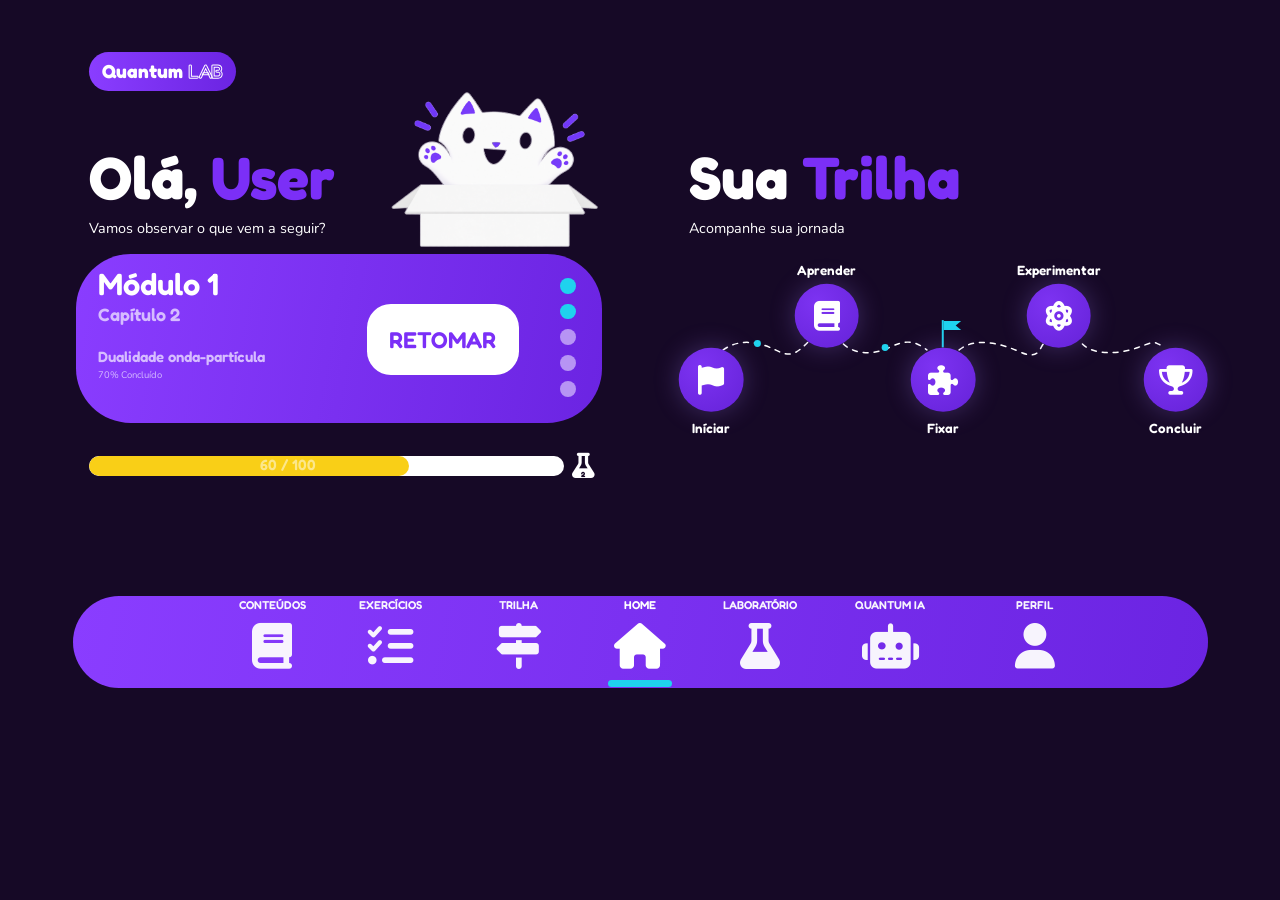
<file: index.html>
<!DOCTYPE html>
<html lang="pt-BR">
<head>
  <meta charset="UTF-8">
  <meta name="viewport" content="width=device-width, initial-scale=1">
  <title>Quantum LAB — Home</title>

  <!-- Fontes -->
  <link rel="preconnect" href="https://fonts.googleapis.com">
  <link rel="preconnect" href="https://fonts.gstatic.com" crossorigin>
  <link href="https://fonts.googleapis.com/css2?family=Fredoka:wght@400;500;600;700&family=Nunito:wght@400;600;700&display=swap" rel="stylesheet">

  <!-- Font Awesome -->
  <link rel="stylesheet" href="https://cdnjs.cloudflare.com/ajax/libs/font-awesome/6.5.1/css/all.min.css">

  <link rel="stylesheet" href="index.css">
</head>
<body>

  <main class="stage">

    <!-- Logo -->
    <a href="#" class="logo" aria-label="Quantum LAB">
      Quantum <span class="logo-lab">LAB</span>
    </a>

    <!-- Saudação -->
    <section class="saudacao">
      <h1>Olá, <span class="destaque">User</span></h1>
      <p>Vamos observar o que vem a seguir?</p>
    </section>

    <!-- Mascote -->
    <img class="mascote" src="./img/quark-homepage.png" alt="Mascote Quantum LAB: gato saindo de uma caixa">

    <!-- Card do módulo -->
    <section class="card-modulo">
      <h2 class="modulo-titulo">Módulo 1</h2>
      <p class="modulo-capitulo">Capítulo 2</p>
      <p class="modulo-assunto">Dualidade onda-partícula</p>
      <p class="modulo-progresso">70% Concluído</p>

      <a href="#" class="btn-retomar">RETOMAR</a>

      <ul class="pontos" aria-hidden="true">
        <li class="ativo"></li>
        <li class="ativo"></li>
        <li></li>
        <li></li>
        <li></li>
      </ul>
    </section>

    <!-- Barra de progresso -->
    <div class="barra-xp">
      <div class="barra-xp-fill"><span>60 / 100</span></div>
    </div>
    <div class="nivel" aria-label="Nível 2">
      <i class="fa-solid fa-flask"></i>
      <span>2</span>
    </div>

    <!-- Trilha -->
    <section class="trilha-cabecalho">
      <h1>Sua <span class="destaque">Trilha</span></h1>
      <p>Acompanhe sua jornada</p>
    </section>

    <div class="trilha">
      <svg class="trilha-caminho" viewBox="1340 520 1100 380" xmlns="http://www.w3.org/2000/svg" aria-hidden="true">
        <g fill="none" stroke="#fff" stroke-width="3" stroke-dasharray="10 12" stroke-linecap="round">
          <path d="M1455 705 C1490 680 1530 690 1560 705 S1600 715 1625 690"/>
          <path d="M1697 693 C1720 715 1760 715 1790 700 S1840 685 1865 705"/>
          <path d="M1930 705 C1960 680 2010 690 2050 708 S2090 705 2100 692"/>
          <path d="M2178 693 C2200 715 2250 715 2290 700 S2320 690 2335 695"/>
        </g>
        <circle cx="1524" cy="692" r="7" fill="#1fd3ee"/>
        <circle cx="1781" cy="700" r="7" fill="#1fd3ee"/>
        <!-- bandeira acima de "Fixar" -->
        <line x1="1897" y1="645" x2="1897" y2="700" stroke="#1fd3ee" stroke-width="4"/>
        <path d="M1899 647 L1934 647 L1923 656 L1934 665 L1899 665Z" fill="#1fd3ee"/>
      </svg>

      <a href="#" class="etapa" style="--x: 71.55rem; --y: 38.2rem;">
        <span class="etapa-circulo"><i class="fa-solid fa-flag"></i></span>
        <span class="etapa-nome abaixo">Iníciar</span>
      </a>
      <a href="#" class="etapa" style="--x: 83.2rem; --y: 31.75rem;">
        <span class="etapa-circulo"><i class="fa-solid fa-book"></i></span>
        <span class="etapa-nome acima">Aprender</span>
      </a>
      <a href="#" class="etapa" style="--x: 94.9rem; --y: 38.2rem;">
        <span class="etapa-circulo"><i class="fa-solid fa-puzzle-piece"></i></span>
        <span class="etapa-nome abaixo">Fixar</span>
      </a>
      <a href="#" class="etapa" style="--x: 106.55rem; --y: 31.75rem;">
        <span class="etapa-circulo"><i class="fa-solid fa-atom"></i></span>
        <span class="etapa-nome acima">Experimentar</span>
      </a>
      <a href="#" class="etapa" style="--x: 118.3rem; --y: 38.2rem;">
        <span class="etapa-circulo"><i class="fa-solid fa-trophy"></i></span>
        <span class="etapa-nome abaixo">Concluir</span>
      </a>
    </div>

    <!-- Navegação inferior -->
    <nav class="menu">
      <a href="conteudos.html" class="menu-item" style="--x: 20.05rem;">
        <span>CONTEÚDOS</span><i class="fa-solid fa-book"></i>
      </a>
      <a href="#" class="menu-item" style="--x: 31.95rem;">
        <span>EXERCÍCIOS</span><i class="fa-solid fa-list-check"></i>
      </a>
      <a href="trilha.html" class="menu-item" style="--x: 44.85rem;">
        <span>TRILHA</span><i class="fa-solid fa-signs-post"></i>
      </a>
      <a href="index.html" class="menu-item ativo" style="--x: 57.05rem;" aria-current="page">
        <span>HOME</span><i class="fa-solid fa-house"></i>
      </a>
      <a href="#" class="menu-item" style="--x: 69.15rem;">
        <span>LABORATÓRIO</span><i class="fa-solid fa-flask"></i>
      </a>
      <a href="#" class="menu-item" style="--x: 82.25rem;">
        <span>QUANTUM IA</span><i class="fa-solid fa-robot"></i>
      </a>
      <a href="perfil.html" class="menu-item" style="--x: 96.75rem;">
        <span>PERFIL</span><i class="fa-solid fa-user"></i>
      </a>
      <span class="menu-indicador"></span>
    </nav>

  </main>

</body>
</html>
</file>
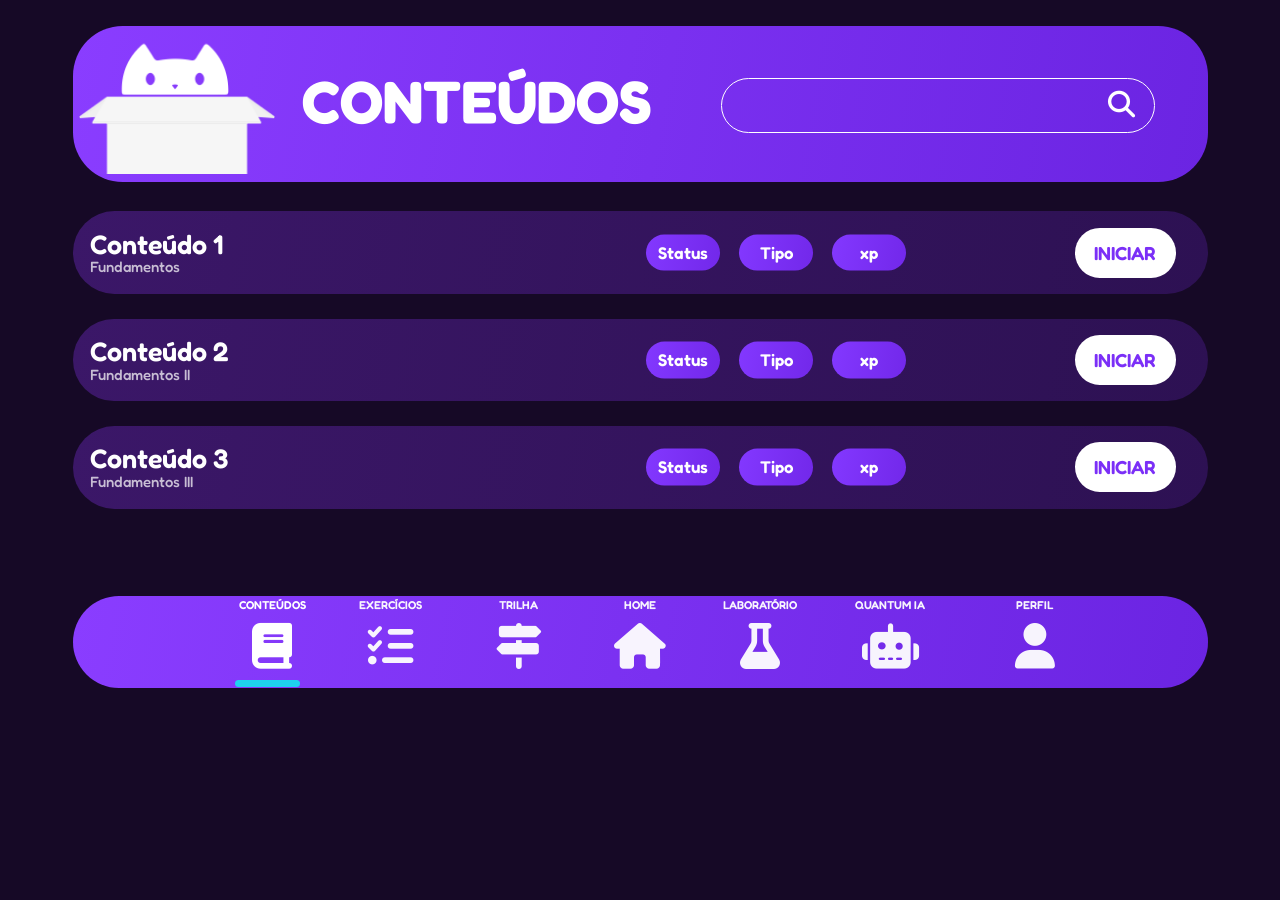
<file: conteudos.html>
<!DOCTYPE html>
<html lang="pt-BR">
<head>
  <meta charset="UTF-8">
  <meta name="viewport" content="width=device-width, initial-scale=1">
  <title>Quantum LAB — Conteúdos</title>

  <!-- Fontes -->
  <link rel="preconnect" href="https://fonts.googleapis.com">
  <link rel="preconnect" href="https://fonts.gstatic.com" crossorigin>
  <link href="https://fonts.googleapis.com/css2?family=Fredoka:wght@400;500;600;700&family=Nunito:wght@400;600;700&display=swap" rel="stylesheet">

  <!-- Font Awesome -->
  <link rel="stylesheet" href="https://cdnjs.cloudflare.com/ajax/libs/font-awesome/6.5.1/css/all.min.css">

  <!-- Base compartilhada (variáveis, menu) + estilos desta página -->
  <link rel="stylesheet" href="index.css">
  <link rel="stylesheet" href="conteudos.css">
</head>
<body class="pagina-conteudos">

  <main class="stage">

    <!-- Cabeçalho -->
    <header class="topo">
      <h1 class="topo-titulo">CONTEÚDOS</h1>

      <form class="busca" role="search" onsubmit="return false">
        <input type="search" aria-label="Buscar conteúdos">
        <button type="submit" aria-label="Buscar"><i class="fa-solid fa-magnifying-glass"></i></button>
      </form>
    </header>

    <!-- Mascote (a imagem passa um pouco da borda do cabeçalho, que é transparente) -->
    <img class="mascote-caixa" src="./img/mascote-caixa.png" alt="Mascote Quantum LAB saindo de uma caixa">

    <!-- Lista de conteúdos -->
    <section class="lista">

      <article class="item" style="--top: 21.25rem;">
        <div class="item-info">
          <h2>Conteúdo 1</h2>
          <p>Fundamentos</p>
        </div>
        <span class="tag" style="--x: 57.65rem;">Status</span>
        <span class="tag" style="--x: 67.05rem;">Tipo</span>
        <span class="tag" style="--x: 76.4rem;">xp</span>
        <a href="#" class="btn-iniciar">INICIAR</a>
      </article>

      <article class="item" style="--top: 32.05rem;">
        <div class="item-info">
          <h2>Conteúdo 2</h2>
          <p>Fundamentos II</p>
        </div>
        <span class="tag" style="--x: 57.65rem;">Status</span>
        <span class="tag" style="--x: 67.05rem;">Tipo</span>
        <span class="tag" style="--x: 76.4rem;">xp</span>
        <a href="#" class="btn-iniciar">INICIAR</a>
      </article>

      <article class="item" style="--top: 42.85rem;">
        <div class="item-info">
          <h2>Conteúdo 3</h2>
          <p>Fundamentos III</p>
        </div>
        <span class="tag" style="--x: 57.65rem;">Status</span>
        <span class="tag" style="--x: 67.05rem;">Tipo</span>
        <span class="tag" style="--x: 76.4rem;">xp</span>
        <a href="#" class="btn-iniciar">INICIAR</a>
      </article>

    </section>

    <!-- Navegação inferior -->
    <nav class="menu">
      <a href="conteudos.html" class="menu-item ativo" style="--x: 20.05rem;" aria-current="page">
        <span>CONTEÚDOS</span><i class="fa-solid fa-book"></i>
      </a>
      <a href="#" class="menu-item" style="--x: 31.95rem;">
        <span>EXERCÍCIOS</span><i class="fa-solid fa-list-check"></i>
      </a>
      <a href="trilha.html" class="menu-item" style="--x: 44.85rem;">
        <span>TRILHA</span><i class="fa-solid fa-signs-post"></i>
      </a>
      <a href="index.html" class="menu-item" style="--x: 57.05rem;">
        <span>HOME</span><i class="fa-solid fa-house"></i>
      </a>
      <a href="#" class="menu-item" style="--x: 69.15rem;">
        <span>LABORATÓRIO</span><i class="fa-solid fa-flask"></i>
      </a>
      <a href="#" class="menu-item" style="--x: 82.25rem;">
        <span>QUANTUM IA</span><i class="fa-solid fa-robot"></i>
      </a>
      <a href="perfil.html" class="menu-item" style="--x: 96.75rem;">
        <span>PERFIL</span><i class="fa-solid fa-user"></i>
      </a>
      <span class="menu-indicador"></span>
    </nav>

  </main>

</body>
</html>
</file>
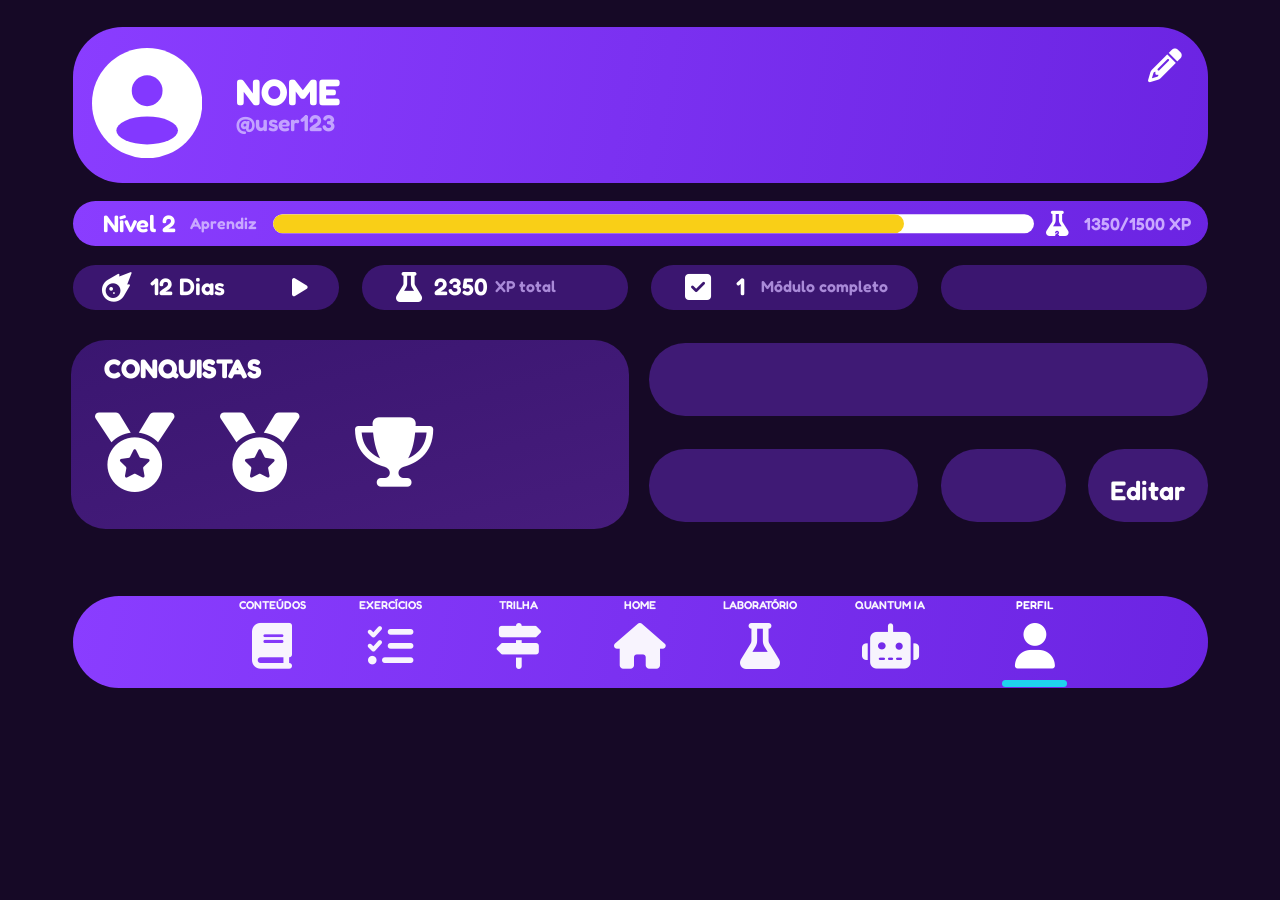
<file: perfil.html>
<!DOCTYPE html>
<html lang="pt-BR">
<head>
  <meta charset="UTF-8">
  <meta name="viewport" content="width=device-width, initial-scale=1">
  <title>Quantum LAB — Perfil</title>

  <!-- Fontes -->
  <link rel="preconnect" href="https://fonts.googleapis.com">
  <link rel="preconnect" href="https://fonts.gstatic.com" crossorigin>
  <link href="https://fonts.googleapis.com/css2?family=Fredoka:wght@400;500;600;700&family=Nunito:wght@400;600;700&display=swap" rel="stylesheet">

  <!-- Font Awesome -->
  <link rel="stylesheet" href="https://cdnjs.cloudflare.com/ajax/libs/font-awesome/6.5.1/css/all.min.css">

  <!-- Base compartilhada (variáveis, menu) + estilos desta página -->
  <link rel="stylesheet" href="index.css">
  <link rel="stylesheet" href="perfil.css">
</head>
<body class="pagina-perfil">

  <main class="stage">

    <!-- Cabeçalho do perfil -->
    <header class="perfil-topo">
      <svg class="avatar" viewBox="0 0 222 222" xmlns="http://www.w3.org/2000/svg" role="img" aria-label="Foto de perfil">
        <circle cx="111" cy="111" r="111" fill="#fff"/>
        <circle cx="111" cy="86" r="31" fill="#8338ff"/>
        <ellipse cx="111" cy="166" rx="62" ry="28" fill="#8338ff"/>
      </svg>

      <h1 class="perfil-nome">NOME</h1>
      <p class="perfil-usuario">@user123</p>

      <button class="btn-lapis" type="button" aria-label="Editar perfil">
        <i class="fa-solid fa-pencil"></i>
      </button>
    </header>

    <!-- Nível -->
    <section class="nivel-card">
      <span class="nivel-numero">Nível 2</span>
      <span class="nivel-titulo">Aprendiz</span>

      <div class="nivel-barra" role="progressbar" aria-valuemin="0" aria-valuemax="1500" aria-valuenow="1350">
        <div class="nivel-barra-fill"></div>
      </div>

      <span class="nivel-frasco" aria-hidden="true">
        <i class="fa-solid fa-flask"></i><b>2</b>
      </span>
      <span class="nivel-xp">1350/1500 XP</span>
    </section>

    <!-- Estatísticas -->
    <section class="stat" style="--x: 7.35rem;">
      <i class="stat-icone fa-solid fa-meteor" style="--l: 2.9rem;"></i>
      <span class="stat-valor" style="--l: 7.75rem;">12 Dias</span>
      <i class="stat-play fa-solid fa-play"></i>
    </section>

    <section class="stat" style="--x: 36.4rem;">
      <i class="stat-icone fa-solid fa-flask" style="--l: 3.45rem;"></i>
      <span class="stat-valor" style="--l: 7.25rem;">2350</span>
      <span class="stat-rotulo" style="--l: 13.45rem;">XP total</span>
    </section>

    <section class="stat" style="--x: 65.55rem;">
      <i class="stat-icone fa-solid fa-square-check" style="--l: 3.35rem;"></i>
      <span class="stat-valor" style="--l: 8.5rem;">1</span>
      <span class="stat-rotulo" style="--l: 11rem;">Módulo completo</span>
    </section>

    <section class="stat" style="--x: 94.65rem;"></section>

    <!-- Conquistas -->
    <section class="conquistas">
      <h2>CONQUISTAS</h2>
      <i class="fa-solid fa-medal medalha" style="--cx: 6.45rem;"></i>
      <i class="fa-solid fa-medal medalha" style="--cx: 19.1rem;"></i>
      <i class="fa-solid fa-trophy trofeu" style="--cx: 32.55rem;"></i>
    </section>

    <!-- Painéis da direita (espaço para conteúdo futuro) -->
    <section class="painel painel-grande"></section>
    <section class="painel painel-a"></section>
    <section class="painel painel-b"></section>
    <a href="#" class="painel painel-editar">Editar</a>

    <!-- Navegação inferior -->
    <nav class="menu">
      <a href="conteudos.html" class="menu-item" style="--x: 20.05rem;">
        <span>CONTEÚDOS</span><i class="fa-solid fa-book"></i>
      </a>
      <a href="#" class="menu-item" style="--x: 31.95rem;">
        <span>EXERCÍCIOS</span><i class="fa-solid fa-list-check"></i>
      </a>
      <a href="trilha.html" class="menu-item" style="--x: 44.85rem;">
        <span>TRILHA</span><i class="fa-solid fa-signs-post"></i>
      </a>
      <a href="index.html" class="menu-item" style="--x: 57.05rem;">
        <span>HOME</span><i class="fa-solid fa-house"></i>
      </a>
      <a href="#" class="menu-item" style="--x: 69.15rem;">
        <span>LABORATÓRIO</span><i class="fa-solid fa-flask"></i>
      </a>
      <a href="#" class="menu-item" style="--x: 82.25rem;">
        <span>QUANTUM IA</span><i class="fa-solid fa-robot"></i>
      </a>
      <a href="perfil.html" class="menu-item ativo" style="--x: 96.75rem;" aria-current="page">
        <span>PERFIL</span><i class="fa-solid fa-user"></i>
      </a>
      <span class="menu-indicador"></span>
    </nav>

  </main>

</body>
</html>
</file>
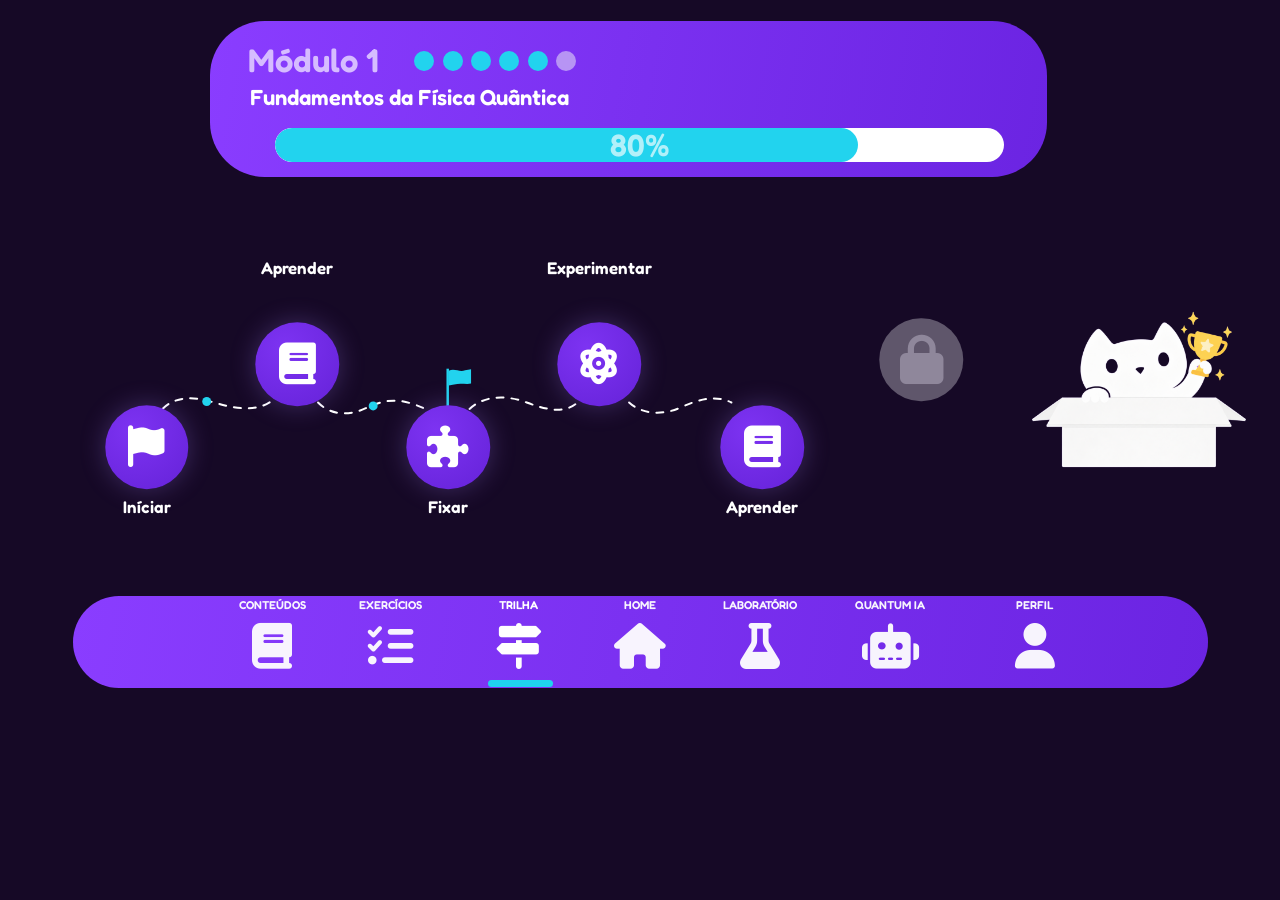
<file: trilha.html>
<!DOCTYPE html>
<html lang="pt-BR">
<head>
  <meta charset="UTF-8">
  <meta name="viewport" content="width=device-width, initial-scale=1">
  <title>Quantum LAB — Trilha</title>

  <!-- Fontes -->
  <link rel="preconnect" href="https://fonts.googleapis.com">
  <link rel="preconnect" href="https://fonts.gstatic.com" crossorigin>
  <link href="https://fonts.googleapis.com/css2?family=Fredoka:wght@400;500;600;700&family=Nunito:wght@400;600;700&display=swap" rel="stylesheet">

  <!-- Font Awesome -->
  <link rel="stylesheet" href="https://cdnjs.cloudflare.com/ajax/libs/font-awesome/6.5.1/css/all.min.css">

  <!-- Base compartilhada (variáveis, menu, etapas) + estilos desta página -->
  <link rel="stylesheet" href="index.css">
  <link rel="stylesheet" href="trilha.css">
</head>
<body class="pagina-trilha">

  <main class="stage">

    <!-- Cabeçalho do módulo -->
    <section class="modulo">
      <h1 class="modulo-titulo">Módulo 1</h1>

      <ul class="modulo-pontos" aria-hidden="true">
        <li class="ativo"></li>
        <li class="ativo"></li>
        <li class="ativo"></li>
        <li class="ativo"></li>
        <li class="ativo"></li>
        <li></li>
      </ul>

      <p class="modulo-nome">Fundamentos da Física Quântica</p>

      <div class="modulo-barra" role="progressbar" aria-valuenow="80" aria-valuemin="0" aria-valuemax="100">
        <div class="modulo-barra-fill"></div>
        <span>80%</span>
      </div>
    </section>

    <!-- Caminho da trilha -->
    <div class="trilha">
      <svg class="trilha-caminho" viewBox="0 0 2576 1449" xmlns="http://www.w3.org/2000/svg" aria-hidden="true">
        <g fill="none" stroke="#fff" stroke-width="4" stroke-dasharray="14 16" stroke-linecap="round">
          <path d="M328 822 C350 800 385 797 420 807 S510 835 548 806"/>
          <path d="M640 810 C665 835 700 838 735 822 S800 795 862 826"/>
          <path d="M945 823 C975 795 1020 795 1060 810 S1140 835 1166 806"/>
          <path d="M1266 810 C1290 832 1330 838 1370 820 S1440 795 1472 810"/>
        </g>
        <circle cx="416" cy="808" r="9" fill="#22d3ee"/>
        <circle cx="751" cy="817" r="9" fill="#22d3ee"/>
        <!-- bandeira acima de "Fixar" -->
        <line x1="901" y1="742" x2="901" y2="817" stroke="#22d3ee" stroke-width="5"/>
        <path d="M903 746 C915 740 925 750 936 745 L948 743 L948 772 C937 774 925 770 914 774 L903 776Z" fill="#22d3ee"/>
      </svg>

      <a href="#" class="etapa" style="--x: 14.75rem; --y: 45rem;">
        <span class="etapa-circulo"><i class="fa-solid fa-flag"></i></span>
        <span class="etapa-nome abaixo">Iníciar</span>
      </a>
      <a href="#" class="etapa" style="--x: 29.9rem; --y: 36.65rem;">
        <span class="etapa-circulo"><i class="fa-solid fa-book"></i></span>
        <span class="etapa-nome acima">Aprender</span>
      </a>
      <a href="#" class="etapa" style="--x: 45.1rem; --y: 45rem;">
        <span class="etapa-circulo"><i class="fa-solid fa-puzzle-piece"></i></span>
        <span class="etapa-nome abaixo">Fixar</span>
      </a>
      <a href="#" class="etapa" style="--x: 60.3rem; --y: 36.65rem;">
        <span class="etapa-circulo"><i class="fa-solid fa-atom"></i></span>
        <span class="etapa-nome acima">Experimentar</span>
      </a>
      <a href="#" class="etapa" style="--x: 76.7rem; --y: 45rem;">
        <span class="etapa-circulo"><i class="fa-solid fa-book"></i></span>
        <span class="etapa-nome abaixo">Aprender</span>
      </a>

      <!-- Etapa bloqueada -->
      <span class="etapa bloqueada" style="--x: 92.7rem; --y: 36.2rem;" aria-label="Etapa bloqueada">
        <span class="etapa-circulo"><i class="fa-solid fa-lock"></i></span>
      </span>
    </div>

    <!-- Mascote com o troféu -->
    <img class="mascote-trofeu" src="./img/mascote-trofeu.png" alt="Mascote Quantum LAB segurando um troféu">

    <!-- Navegação inferior -->
    <nav class="menu">
      <a href="conteudos.html" class="menu-item" style="--x: 20.05rem;">
        <span>CONTEÚDOS</span><i class="fa-solid fa-book"></i>
      </a>
      <a href="#" class="menu-item" style="--x: 31.95rem;">
        <span>EXERCÍCIOS</span><i class="fa-solid fa-list-check"></i>
      </a>
      <a href="trilha.html" class="menu-item ativo" style="--x: 44.85rem;" aria-current="page">
        <span>TRILHA</span><i class="fa-solid fa-signs-post"></i>
      </a>
      <a href="index.html" class="menu-item" style="--x: 57.05rem;">
        <span>HOME</span><i class="fa-solid fa-house"></i>
      </a>
      <a href="#" class="menu-item" style="--x: 69.15rem;">
        <span>LABORATÓRIO</span><i class="fa-solid fa-flask"></i>
      </a>
      <a href="#" class="menu-item" style="--x: 82.25rem;">
        <span>QUANTUM IA</span><i class="fa-solid fa-robot"></i>
      </a>
      <a href="perfil.html" class="menu-item" style="--x: 96.75rem;">
        <span>PERFIL</span><i class="fa-solid fa-user"></i>
      </a>
      <span class="menu-indicador"></span>
    </nav>

  </main>

</body>
</html>
</file>
<file: index.css>
/* ==========================================================
   Quantum LAB — Home
   Layout replicado de uma tela de referência 2576 x 1449.
   Unidade: 1rem = 20px da imagem original, e o html escala
   com a largura da janela (100vw / 128.8), então a tela
   mantém as proporções da referência em qualquer tamanho.
   ========================================================== */

:root {
  --fundo: #160926;
  --roxo: #7b2ff7;
  --roxo-claro: #8a3dff;
  --roxo-escuro: #6b24e2;
  --lilas: #d6bcff;
  --lilas-ponto: #b794f4;
  --ciano: #1fd3ee;
  --amarelo: #f9cf17;
  --branco: #ffffff;

  --fonte-titulo: "Fredoka", "Nunito", sans-serif;
  --fonte-texto: "Nunito", "Segoe UI", sans-serif;
}

* {
  margin: 0;
  padding: 0;
  box-sizing: border-box;
}

html {
  font-size: calc(100vw / 128.8);
}

body {
  min-height: 100vh;
  background: var(--fundo);
  font-family: var(--fonte-texto);
  color: var(--branco);
  overflow-x: hidden;
}

a {
  color: inherit;
  text-decoration: none;
}

ul {
  list-style: none;
}

/* Palco: todos os elementos são posicionados em cima dele */
.stage {
  position: relative;
  width: 128.8rem;
  height: 72.45rem;
  margin: 0 auto;
}

/* ---------- Logo ---------- */
.logo {
  position: absolute;
  left: 9rem;
  top: 5.2rem;
  width: 14.7rem;
  height: 4rem;
  display: flex;
  align-items: center;
  justify-content: center;
  gap: 0.5rem;
  border-radius: 2rem;
  background: linear-gradient(90deg, var(--roxo-claro), var(--roxo-escuro));
  font-family: var(--fonte-titulo);
  font-weight: 700;
  font-size: 1.9rem;
  line-height: 1;
}

.logo-lab {
  color: transparent;
  -webkit-text-stroke: 0.1rem var(--branco);
  font-weight: 500;
  letter-spacing: -0.02rem;
}

/* ---------- Títulos ---------- */
h1 {
  font-family: var(--fonte-titulo);
  font-weight: 700;
  font-size: 6rem;
  line-height: 1;
  white-space: nowrap;
}

.destaque {
  color: var(--roxo);
}

.saudacao,
.trilha-cabecalho {
  position: absolute;
  top: 14.9rem;
}

.saudacao { left: 9rem; }
.trilha-cabecalho { left: 69.3rem; }

.saudacao p,
.trilha-cabecalho p {
  margin-top: 1.2rem;
  font-size: 1.45rem;
  font-weight: 400;
  line-height: 1.2;
}

/* ---------- Mascote ---------- */
.mascote {
  position: absolute;
  left: 38.75rem;
  top: 7.15rem;
  width: 22.2rem;
  height: auto;
  z-index: 2;
  pointer-events: none;
}

/* ---------- Card do módulo ---------- */
.card-modulo {
  position: absolute;
  left: 7.6rem;
  top: 25.6rem;
  width: 52.95rem;
  height: 17rem;
  border-radius: 5.5rem;
  background: linear-gradient(100deg, var(--roxo-claro) 0%, var(--roxo-escuro) 100%);
}

.card-modulo > * {
  position: absolute;
}

.modulo-titulo {
  left: 2.25rem;
  top: 1.5rem;
  font-family: var(--fonte-titulo);
  font-weight: 600;
  font-size: 3.1rem;
  line-height: 1;
}

.modulo-capitulo {
  left: 2.25rem;
  top: 5.15rem;
  font-family: var(--fonte-titulo);
  font-weight: 600;
  font-size: 1.8rem;
  line-height: 1;
  color: var(--lilas);
}

.modulo-assunto {
  left: 2.25rem;
  top: 9.65rem;
  font-family: var(--fonte-titulo);
  font-weight: 600;
  font-size: 1.5rem;
  line-height: 1;
  color: var(--lilas);
}

.modulo-progresso {
  left: 2.25rem;
  top: 11.65rem;
  font-size: 0.95rem;
  line-height: 1;
  color: var(--lilas);
}

.btn-retomar {
  left: 29.3rem;
  top: 4.95rem;
  width: 15.3rem;
  height: 7.15rem;
  display: flex;
  align-items: center;
  justify-content: center;
  border-radius: 2.4rem;
  background: var(--branco);
  color: var(--roxo);
  font-family: var(--fonte-titulo);
  font-weight: 600;
  font-size: 2.3rem;
  transition: transform 0.15s ease, box-shadow 0.15s ease;
}

.btn-retomar:hover {
  transform: translateY(-0.2rem);
  box-shadow: 0 0.6rem 1.6rem rgba(0, 0, 0, 0.25);
}

.btn-retomar:focus-visible,
.menu-item:focus-visible,
.etapa:focus-visible {
  outline: 0.2rem solid var(--ciano);
  outline-offset: 0.3rem;
}

.pontos {
  left: 48.8rem;
  top: 2.35rem;
  display: flex;
  flex-direction: column;
  gap: 1rem;
}

.pontos li {
  width: 1.6rem;
  height: 1.6rem;
  border-radius: 50%;
  background: var(--lilas-ponto);
}

.pontos li.ativo {
  background: var(--ciano);
}

/* ---------- Barra de progresso ---------- */
.barra-xp {
  position: absolute;
  left: 9rem;
  top: 45.85rem;
  width: 47.75rem;
  height: 2rem;
  border-radius: 1rem;
  background: var(--branco);
  overflow: hidden;
}

.barra-xp-fill {
  width: 67.4%;
  height: 100%;
  display: flex;
  align-items: center;
  justify-content: center;
  border-radius: 1rem;
  background: var(--amarelo);
}

.barra-xp-fill span {
  font-family: var(--fonte-titulo);
  font-weight: 600;
  font-size: 1.5rem;
  line-height: 1;
  color: rgba(255, 255, 255, 0.5);
  /* centraliza o texto na barra inteira, como na referência */
  margin-right: -24%;
}

.nivel {
  position: absolute;
  left: 57.6rem;
  top: 45.5rem;
  width: 2.2rem;
  height: 2.8rem;
  display: flex;
  align-items: center;
  justify-content: center;
  font-size: 2.6rem;
  color: var(--branco);
}

.nivel span {
  position: absolute;
  bottom: 0.15rem;
  font-family: var(--fonte-titulo);
  font-weight: 700;
  font-size: 0.75rem;
  color: var(--fundo);
}

/* ---------- Trilha ---------- */
.trilha {
  position: absolute;
  inset: 0;
  pointer-events: none;
}

.trilha-caminho {
  position: absolute;
  left: 67rem;
  top: 26rem;
  width: 55rem;
  height: 19rem;
}

.etapa {
  position: absolute;
  left: var(--x);
  top: var(--y);
  width: 6.5rem;
  height: 6.5rem;
  transform: translate(-50%, -50%);
  pointer-events: auto;
}

.etapa-circulo {
  width: 100%;
  height: 100%;
  display: flex;
  align-items: center;
  justify-content: center;
  border-radius: 50%;
  background: radial-gradient(circle at 35% 30%, #7d33f2, #6522d8);
  box-shadow: 0 0 2.6rem rgba(170, 130, 255, 0.28);
  font-size: 3rem;
  color: var(--branco);
  transition: transform 0.15s ease;
}

.etapa:hover .etapa-circulo {
  transform: scale(1.06);
}

.etapa-nome {
  position: absolute;
  left: 50%;
  transform: translateX(-50%);
  font-family: var(--fonte-titulo);
  font-weight: 600;
  font-size: 1.35rem;
  line-height: 1;
  white-space: nowrap;
}

.etapa-nome.abaixo { top: calc(50% + 4.2rem); }
.etapa-nome.acima  { bottom: calc(50% + 3.9rem); }

/* ---------- Menu inferior ---------- */
.menu {
  position: absolute;
  left: 7.35rem;
  top: 59.95rem;
  width: 114.2rem;
  height: 9.25rem;
  border-radius: 4.7rem;
  background: linear-gradient(100deg, var(--roxo-claro) 0%, var(--roxo-escuro) 100%);
}

.menu-item {
  position: absolute;
  left: var(--x);
  top: 0.45rem;
  transform: translateX(-50%);
  display: flex;
  flex-direction: column;
  align-items: center;
  gap: 0.75rem;
  font-family: var(--fonte-titulo);
  font-weight: 600;
  font-size: 1.15rem;
  line-height: 1.1rem;
  white-space: nowrap;
  transition: opacity 0.15s ease;
}

.menu-item i {
  height: 5.6rem;
  display: flex;
  align-items: center;
  font-size: 4.6rem;
}

.menu-item:not(.ativo) {
  opacity: 0.95;
}

.menu-item:hover {
  opacity: 0.8;
}

.menu-indicador {
  position: absolute;
  left: 53.8rem;
  bottom: 0.05rem;
  width: 6.5rem;
  height: 0.75rem;
  border-radius: 0.4rem;
  background: var(--ciano);
}
</file>
<file: conteudos.css>
/* ==========================================================
   Quantum LAB — Conteúdos
   Usa a base do index.css (variáveis, .stage, .menu)
   e só acrescenta o que é específico desta página.
   Mesma escala: 1rem = 20px da imagem de referência (2576 x 1449).
   ========================================================== */

/* ---------- Cabeçalho ---------- */
.topo {
  position: absolute;
  left: 7.35rem;
  top: 2.6rem;
  width: 114.2rem;
  height: 15.75rem;
  border-radius: 5rem;
  background: linear-gradient(100deg, var(--roxo-claro) 0%, var(--roxo-escuro) 100%);
}

.topo-titulo {
  position: absolute;
  left: 23.05rem;
  top: 4.6rem;
  font-family: var(--fonte-titulo);
  font-weight: 700;
  font-size: 6rem;
  line-height: 1;
  white-space: nowrap;
}

/* Busca */
.busca {
  position: absolute;
  left: 65.2rem;
  top: 5.25rem;
  width: 43.7rem;
  height: 5.5rem;
}

.busca input {
  width: 100%;
  height: 100%;
  padding: 0 6.5rem 0 2.5rem;
  border: 0.2rem solid var(--branco);
  border-radius: 2.75rem;
  background: transparent;
  color: var(--branco);
  font-family: var(--fonte-texto);
  font-size: 1.8rem;
  outline: none;
}

.busca input:focus-visible {
  border-color: var(--ciano);
  box-shadow: 0 0 0 0.2rem rgba(31, 211, 238, 0.35);
}

/* remove o "x" nativo do campo de busca */
.busca input::-webkit-search-cancel-button {
  display: none;
}

.busca button {
  position: absolute;
  right: 1.6rem;
  top: 50%;
  transform: translateY(-50%);
  width: 3.6rem;
  height: 3.6rem;
  border: 0;
  background: transparent;
  color: var(--branco);
  font-size: 2.7rem;
  cursor: pointer;
}

/* ---------- Mascote ---------- */
.mascote-caixa {
  position: absolute;
  left: 7.95rem;
  top: -2.24rem;
  width: 19.74rem;
  height: auto;
  pointer-events: none;
}

/* ---------- Lista ---------- */
.item {
  position: absolute;
  left: 7.35rem;
  top: var(--top);
  width: 114.2rem;
  height: 8.35rem;
  border-radius: 4.2rem;
  background: linear-gradient(100deg, #3b1768 0%, #2d1153 100%);
}

.item-info {
  position: absolute;
  left: 1.7rem;
  top: 1.95rem;
}

.item-info h2 {
  font-family: var(--fonte-titulo);
  font-weight: 600;
  font-size: 2.7rem;
  line-height: 1;
}

.item-info p {
  margin-top: 0.3rem;
  font-family: var(--fonte-titulo);
  font-weight: 500;
  font-size: 1.5rem;
  line-height: 1;
  color: rgba(255, 255, 255, 0.72);
}

.tag {
  position: absolute;
  left: var(--x);
  top: 50%;
  transform: translateY(-50%);
  width: 7.45rem;
  height: 3.7rem;
  display: flex;
  align-items: center;
  justify-content: center;
  border-radius: 1.85rem;
  background: linear-gradient(100deg, #8338ff, #7228ea);
  font-family: var(--fonte-titulo);
  font-weight: 600;
  font-size: 1.7rem;
  line-height: 1;
}

.btn-iniciar {
  position: absolute;
  right: 3.2rem;
  top: 50%;
  transform: translateY(-50%);
  width: 10.2rem;
  height: 5.05rem;
  display: flex;
  align-items: center;
  justify-content: center;
  border-radius: 2.5rem;
  background: var(--branco);
  color: var(--roxo);
  font-family: var(--fonte-titulo);
  font-weight: 600;
  font-size: 1.9rem;
  transition: transform 0.15s ease, box-shadow 0.15s ease;
}

.btn-iniciar:hover {
  transform: translateY(calc(-50% - 0.2rem));
  box-shadow: 0 0.6rem 1.6rem rgba(0, 0, 0, 0.3);
}

.btn-iniciar:focus-visible {
  outline: 0.2rem solid var(--ciano);
  outline-offset: 0.3rem;
}

/* ---------- Menu: indicador sob "CONTEÚDOS" ---------- */
.pagina-conteudos .menu-indicador {
  left: 16.3rem;
}
</file>
<file: perfil.css>
/* ==========================================================
   Quantum LAB — Perfil
   Usa a base do index.css (variáveis, .stage, .menu)
   e só acrescenta o que é específico desta página.
   Mesma escala: 1rem = 20px da imagem de referência (2576 x 1449).
   ========================================================== */

.pagina-perfil {
  --card-escuro: #3b1670;
  --card-painel: #3f1a75;
  --texto-suave: #a98ad8;
}

/* ---------- Cabeçalho do perfil ---------- */
.perfil-topo {
  position: absolute;
  left: 7.35rem;
  top: 2.7rem;
  width: 114.2rem;
  height: 15.7rem;
  border-radius: 5rem;
  background: linear-gradient(100deg, var(--roxo-claro) 0%, var(--roxo-escuro) 100%);
}

.perfil-topo > * {
  position: absolute;
}

.avatar {
  left: 1.9rem;
  top: 2.15rem;
  width: 11.1rem;
  height: 11.1rem;
}

.perfil-nome {
  left: 16.35rem;
  top: 4.7rem;
  font-family: var(--fonte-titulo);
  font-weight: 700;
  font-size: 3.7rem;
  line-height: 1;
}

.perfil-usuario {
  left: 16.35rem;
  top: 8.55rem;
  font-family: var(--fonte-titulo);
  font-weight: 600;
  font-size: 2.3rem;
  line-height: 1;
  color: #c3a2ff;
}

.btn-lapis {
  left: 108.1rem;
  top: 2rem;
  width: 3.6rem;
  height: 3.6rem;
  border: 0;
  background: transparent;
  color: var(--branco);
  font-size: 3.4rem;
  cursor: pointer;
  transition: transform 0.15s ease;
}

.btn-lapis:hover {
  transform: scale(1.1);
}

.btn-lapis:focus-visible,
.painel-editar:focus-visible {
  outline: 0.2rem solid var(--ciano);
  outline-offset: 0.3rem;
}

/* ---------- Nível ---------- */
.nivel-card {
  position: absolute;
  left: 7.35rem;
  top: 20.25rem;
  width: 114.2rem;
  height: 4.55rem;
  border-radius: 2.3rem;
  background: linear-gradient(100deg, var(--roxo-claro) 0%, var(--roxo-escuro) 100%);
}

.nivel-card > * {
  position: absolute;
  top: 50%;
  transform: translateY(-50%);
  line-height: 1;
  white-space: nowrap;
}

.nivel-numero {
  left: 3.05rem;
  font-family: var(--fonte-titulo);
  font-weight: 600;
  font-size: 2.4rem;
}

.nivel-titulo {
  left: 11.75rem;
  font-family: var(--fonte-titulo);
  font-weight: 600;
  font-size: 1.6rem;
  color: #c9a8ff;
}

.nivel-barra {
  left: 20.1rem;
  width: 76.55rem;
  height: 1.95rem;
  border-radius: 1rem;
  background: var(--branco);
  overflow: hidden;
}

.nivel-barra-fill {
  width: 83%;
  height: 100%;
  border-radius: 1rem;
  background: var(--amarelo);
}

.nivel-frasco {
  left: 97.9rem;
  width: 2.3rem;
  height: 2.8rem;
  display: flex;
  align-items: center;
  justify-content: center;
  font-size: 2.6rem;
}

.nivel-frasco b {
  position: absolute;
  bottom: 0.05rem;
  font-family: var(--fonte-titulo);
  font-size: 0.75rem;
  color: var(--roxo-escuro);
}

.nivel-xp {
  left: 101.7rem;
  font-family: var(--fonte-titulo);
  font-weight: 600;
  font-size: 1.75rem;
  color: #c9a8ff;
}

/* ---------- Estatísticas ---------- */
.stat {
  position: absolute;
  left: var(--x);
  top: 26.65rem;
  width: 26.8rem;
  height: 4.5rem;
  border-radius: 2.25rem;
  background: var(--card-escuro);
}

.stat > * {
  position: absolute;
  top: 50%;
  transform: translateY(-50%);
  line-height: 1;
  white-space: nowrap;
}

.stat-icone {
  left: var(--l);
  font-size: 3rem;
}

.stat-valor {
  left: var(--l);
  font-family: var(--fonte-titulo);
  font-weight: 600;
  font-size: 2.4rem;
}

.stat-rotulo {
  left: var(--l);
  font-family: var(--fonte-titulo);
  font-weight: 600;
  font-size: 1.6rem;
  color: var(--texto-suave);
}

.stat-play {
  left: 22rem;
  font-size: 2.1rem;
}

/* ---------- Conquistas ---------- */
.conquistas {
  position: absolute;
  left: 7.1rem;
  top: 34.25rem;
  width: 56.15rem;
  height: 18.95rem;
  border-radius: 3.5rem;
  background: linear-gradient(165deg, #3a1670 0%, #461c7c 100%);
}

.conquistas h2 {
  position: absolute;
  left: 3.35rem;
  top: 1.45rem;
  font-family: var(--fonte-titulo);
  font-weight: 700;
  font-size: 2.7rem;
  line-height: 1;
}

.medalha,
.trofeu {
  position: absolute;
  left: var(--cx);
  top: 11.35rem;
  transform: translate(-50%, -50%);
  line-height: 1;
}

.medalha { font-size: 8rem; }
.trofeu  { font-size: 7rem; }

/* ---------- Painéis da direita ---------- */
.painel {
  position: absolute;
  border-radius: 3.65rem;
  background: var(--card-painel);
}

.painel-grande {
  left: 65.35rem;
  top: 34.5rem;
  width: 56.2rem;
  height: 7.35rem;
}

.painel-a {
  left: 65.35rem;
  top: 45.2rem;
  width: 27rem;
  height: 7.3rem;
}

.painel-b {
  left: 94.65rem;
  top: 45.2rem;
  width: 12.65rem;
  height: 7.3rem;
}

.painel-editar {
  left: 109.45rem;
  top: 45.2rem;
  width: 12.1rem;
  height: 7.3rem;
  display: flex;
  align-items: center;
  justify-content: center;
  padding-top: 0.9rem;
  font-family: var(--fonte-titulo);
  font-weight: 600;
  font-size: 2.7rem;
  line-height: 1;
  transition: background 0.15s ease;
}

.painel-editar:hover {
  background: #4b2088;
}

/* ---------- Menu: indicador sob "PERFIL" ---------- */
.pagina-perfil .menu-indicador {
  left: 93.5rem;
}
</file>
<file: trilha.css>
/* ==========================================================
   Quantum LAB — Trilha
   Usa a base do index.css (variáveis, .stage, .menu, .etapa)
   e só acrescenta/ajusta o que é específico desta página.
   Mesma escala: 1rem = 20px da imagem de referência (2576 x 1449).
   ========================================================== */

/* ---------- Cabeçalho do módulo ---------- */
.modulo {
  position: absolute;
  left: 21.1rem;
  top: 2.1rem;
  width: 84.25rem;
  height: 15.7rem;
  border-radius: 5.5rem;
  background: linear-gradient(100deg, var(--roxo-claro) 0%, var(--roxo-escuro) 100%);
}

.modulo > * {
  position: absolute;
}

.modulo-titulo {
  left: 3.9rem;
  top: 2.3rem;
  font-family: var(--fonte-titulo);
  font-weight: 600;
  font-size: 3.3rem;
  line-height: 1;
  color: var(--lilas);
}

.modulo-pontos {
  left: 20.6rem;
  top: 3rem;
  display: flex;
  gap: 0.85rem;
}

.modulo-pontos li {
  width: 2rem;
  height: 2rem;
  border-radius: 50%;
  background: var(--lilas-ponto);
}

.modulo-pontos li.ativo {
  background: #22d3ee;
}

.modulo-nome {
  left: 4.1rem;
  top: 6.7rem;
  font-family: var(--fonte-titulo);
  font-weight: 600;
  font-size: 2.2rem;
  line-height: 1;
  white-space: nowrap;
}

.modulo-barra {
  left: 6.6rem;
  top: 10.8rem;
  width: 73.3rem;
  height: 3.45rem;
  border-radius: 1.75rem;
  background: var(--branco);
  overflow: hidden;
}

.modulo-barra-fill {
  width: 80%;
  height: 100%;
  border-radius: 1.75rem;
  background: #22d3ee;
}

.modulo-barra span {
  position: absolute;
  inset: 0;
  display: flex;
  align-items: center;
  justify-content: center;
  font-family: var(--fonte-titulo);
  font-weight: 600;
  font-size: 3.1rem;
  line-height: 1;
  color: rgba(255, 255, 255, 0.65);
}

/* ---------- Caminho da trilha ---------- */
.pagina-trilha .trilha-caminho {
  left: 0;
  top: 0;
  width: 128.8rem;
  height: 72.45rem;
}

/* Etapas maiores que as da Home */
.pagina-trilha .etapa {
  width: 8.4rem;
  height: 8.4rem;
}

.pagina-trilha .etapa-circulo {
  font-size: 4.2rem;
}

.pagina-trilha .etapa-nome {
  font-size: 1.7rem;
}

.pagina-trilha .etapa-nome.abaixo { top: calc(50% + 5.25rem); }
.pagina-trilha .etapa-nome.acima  { bottom: calc(50% + 8.75rem); }

/* Etapa bloqueada */
.etapa.bloqueada {
  cursor: not-allowed;
}

.etapa.bloqueada .etapa-circulo {
  background: #5f566b;
  box-shadow: none;
  color: #8f879b;
  font-size: 5rem;
}

.etapa.bloqueada:hover .etapa-circulo {
  transform: none;
}

/* ---------- Mascote com troféu ---------- */
.mascote-trofeu {
  position: absolute;
  left: 103.04rem;
  top: 27.79rem;
  width: 23.17rem;
  height: auto;
  pointer-events: none;
}

/* ---------- Menu: indicador sob "TRILHA" ---------- */
.pagina-trilha .menu-indicador {
  left: 41.8rem;
}
</file>
